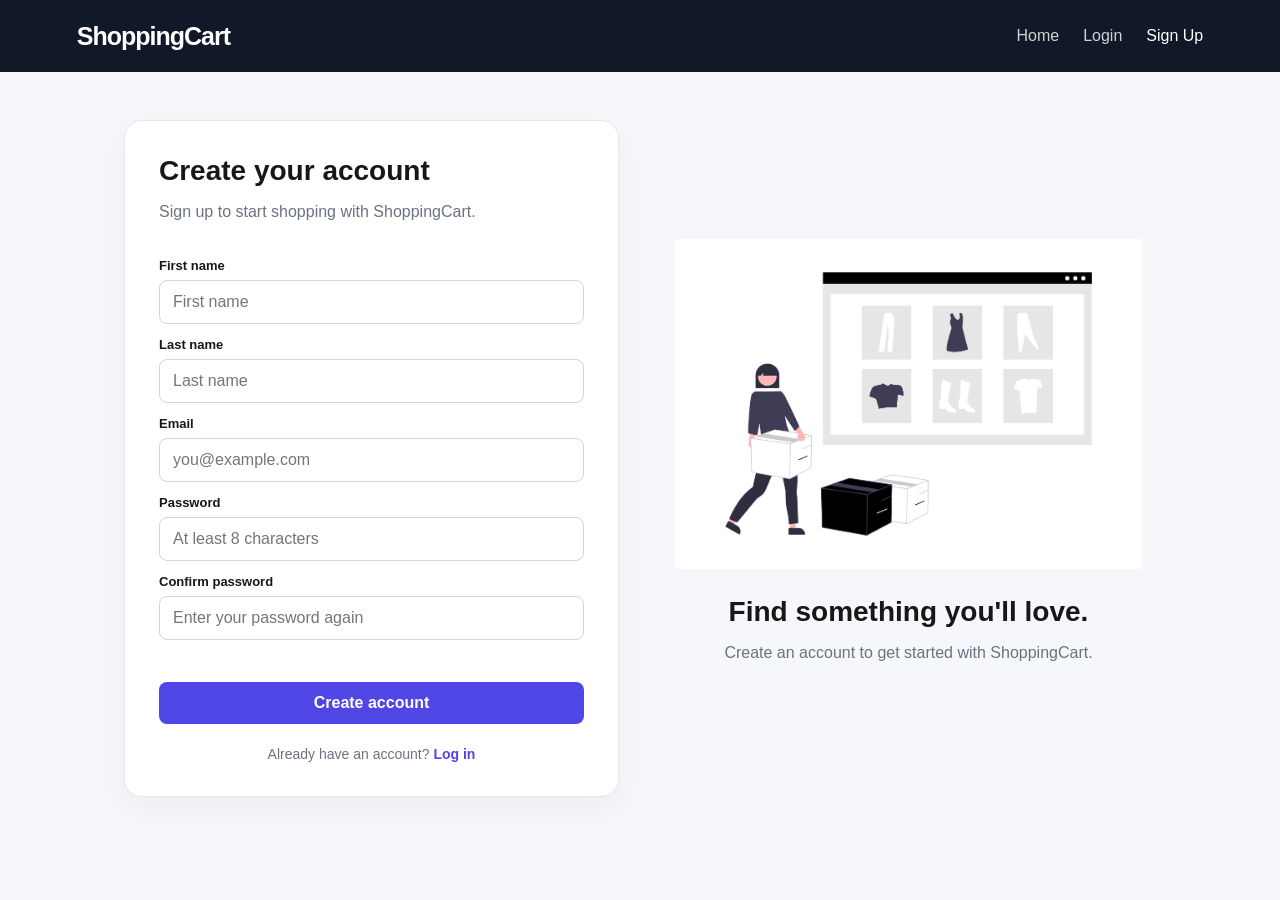
<file: index.html>
<!DOCTYPE html>
<html lang="en">
<head>
    <meta charset="UTF-8">
    <meta name="viewport" content="width=device-width, initial-scale=1.0">
    <title>ShoppingCart | Create account</title>
    <link rel="stylesheet" href="style.css">
</head>
<body>
    <header class="topbar">
        <a class="brand" href="index.html">ShoppingCart</a>
        <nav aria-label="Main navigation">
            <a href="index.html">Home</a>
            <a href="Shop/index.html" data-auth-only hidden>Shop</a>
            <a href="cart/index.html" data-auth-only hidden>My Cart</a>
            <a href="profile/index.html" data-auth-only hidden>Profile</a>
            <a href="Shop/login.html" data-guest-only>Login</a>
            <a class="active" href="index.html" data-guest-only>Sign Up</a>
            <button class="button secondary small-btn" type="button" data-auth-only data-logout data-home="index.html" hidden>Logout</button>
        </nav>
    </header>

    <main class="auth-layout">
        <section class="auth-card">
            <h1>Create your account</h1>
            <p class="muted">Sign up to start shopping with ShoppingCart.</p>

            <form id="signup-form" onsubmit="return false;">
                <label for="fname">First name</label>
                <input type="text" id="fname" name="fname" autocomplete="given-name" placeholder="First name" required>

                <label for="lname">Last name</label>
                <input type="text" id="lname" name="lname" autocomplete="family-name" placeholder="Last name" required>

                <label for="email">Email</label>
                <input type="email" id="email" name="email" autocomplete="email" placeholder="you@example.com" required>

                <label for="password">Password</label>
                <input type="password" id="password" name="password" autocomplete="new-password" minlength="8" placeholder="At least 8 characters" required>

                <label for="confirmPassword">Confirm password</label>
                <input type="password" id="confirmPassword" name="confirmPassword" autocomplete="new-password" minlength="8" placeholder="Enter your password again" required>

                <p id="error" class="form-message" aria-live="polite"></p>
                <button class="button primary full" type="button" id="signup">Create account</button>
            </form>

            <p class="form-foot">Already have an account? <a href="Shop/login.html">Log in</a></p>
        </section>

        <aside class="auth-art">
            <img src="images/landingPagePic.png" alt="Shopping bags and a storefront">
            <h2>Find something you'll love.</h2>
            <p>Create an account to get started with ShoppingCart.</p>
        </aside>
    </main>

    <script src="auth.js" defer></script>
    <script src="script.js" defer></script>
</body>
</html>
</file>
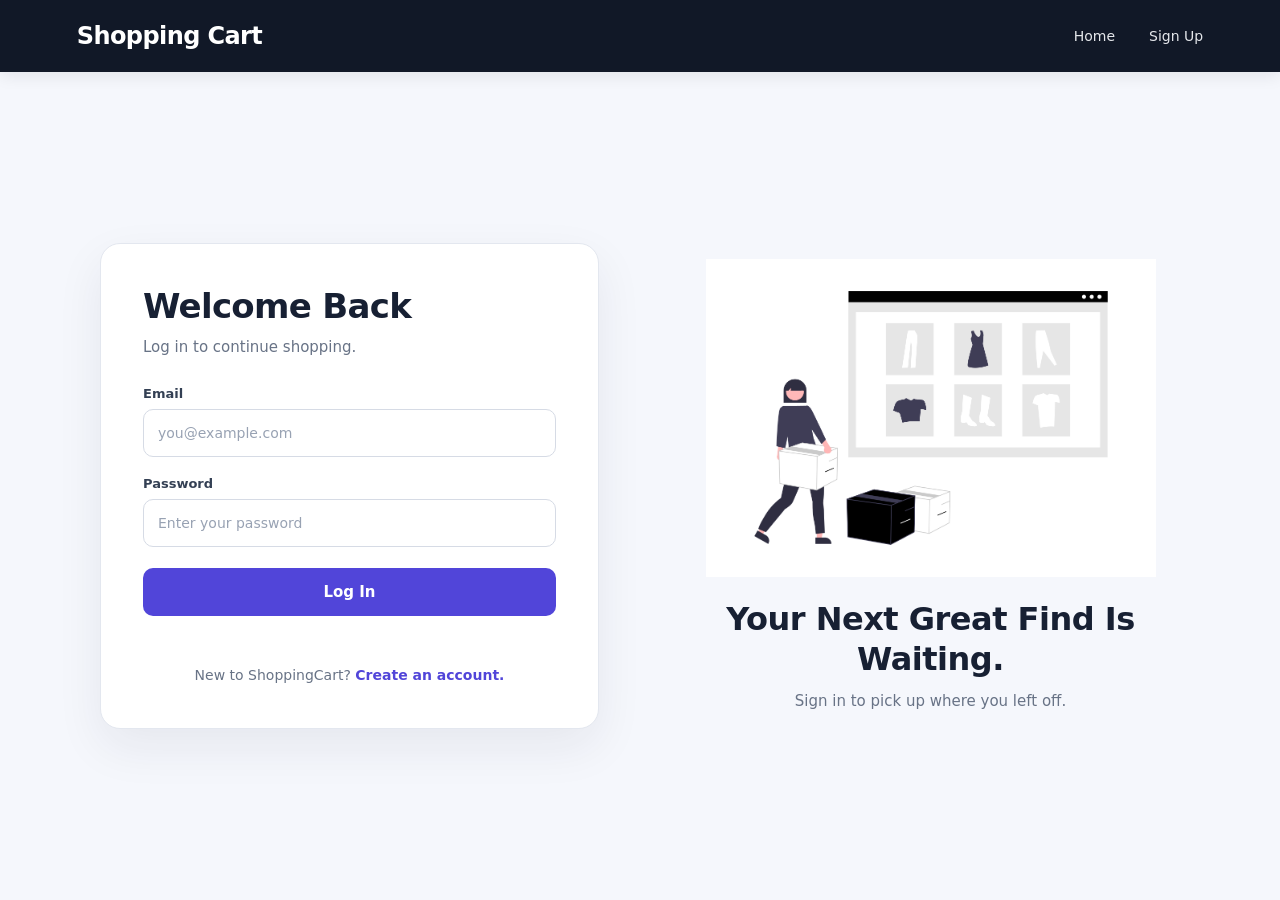
<file: cart/index.html>
<!DOCTYPE html>
<html lang="en"><head><meta charset="UTF-8">
    <meta name="viewport" content="width=device-width,initial-scale=1">
    <title>ShoppingCart | My Cart</title><link rel="stylesheet" href="../style.css">
    <link rel="stylesheet" href="../Shop/style.css">
    <link rel="stylesheet" href="style.css">
    <link href="https://fonts.googleapis.com/css2?family=Inter:wght@400;500;600;700&display=swap" rel="stylesheet">
    <script defer src="../auth.js"></script>
    <script defer src="script.js"></script></head>
    <body>
        <header class="topbar"><a class="brand" href="../index.html">ShoppingCart</a>
            <nav id="site-nav"><a href="../index.html">Home</a>
                <a href="../Shop/index.html" data-auth-only hidden>Shop</a>
                <a class="active" href="index.html" data-auth-only hidden>My Cart</a>
                <a href="../profile/index.html" data-auth-only hidden>Profile</a>
                <button id="logout-btn" data-logout data-home="../index.html" class="button secondary small-btn" data-auth-only hidden>Logout</button></nav>
            </header><main class="cart-page"><div class="page-title"><div><h1>My Cart</h1>
                <p class="muted">Review your items before checkout.</p></div>
                <a class="button secondary" href="../Shop/index.html">Continue shopping</a></div>
                <div class="cart-layout"><section id="cart-items" class="cart-items"></section>
                    <aside class="order-summary"><h2>Order summary</h2><div class="summary-row"><span>Items</span>
                        <span id="item-count">0</span></div>
                        <div class="summary-row"><span>Subtotal</span>
                            <span id="subtotal">$0.00</span></div>
                            <div class="summary-row"><span>Shipping</span>
                                <span id="shipping">Free</span></div><hr><div class="summary-row total"><span>Total</span>
                                    <span id="total">$0.00</span></div><button id="checkout-btn" class="button primary full">Proceed to checkout</button>
                                    <p id="cart-message" class="form-message" aria-live="polite"></p>
                                </aside>
                            </div>
                        </main>
                    </body>
                    </html>
</file>
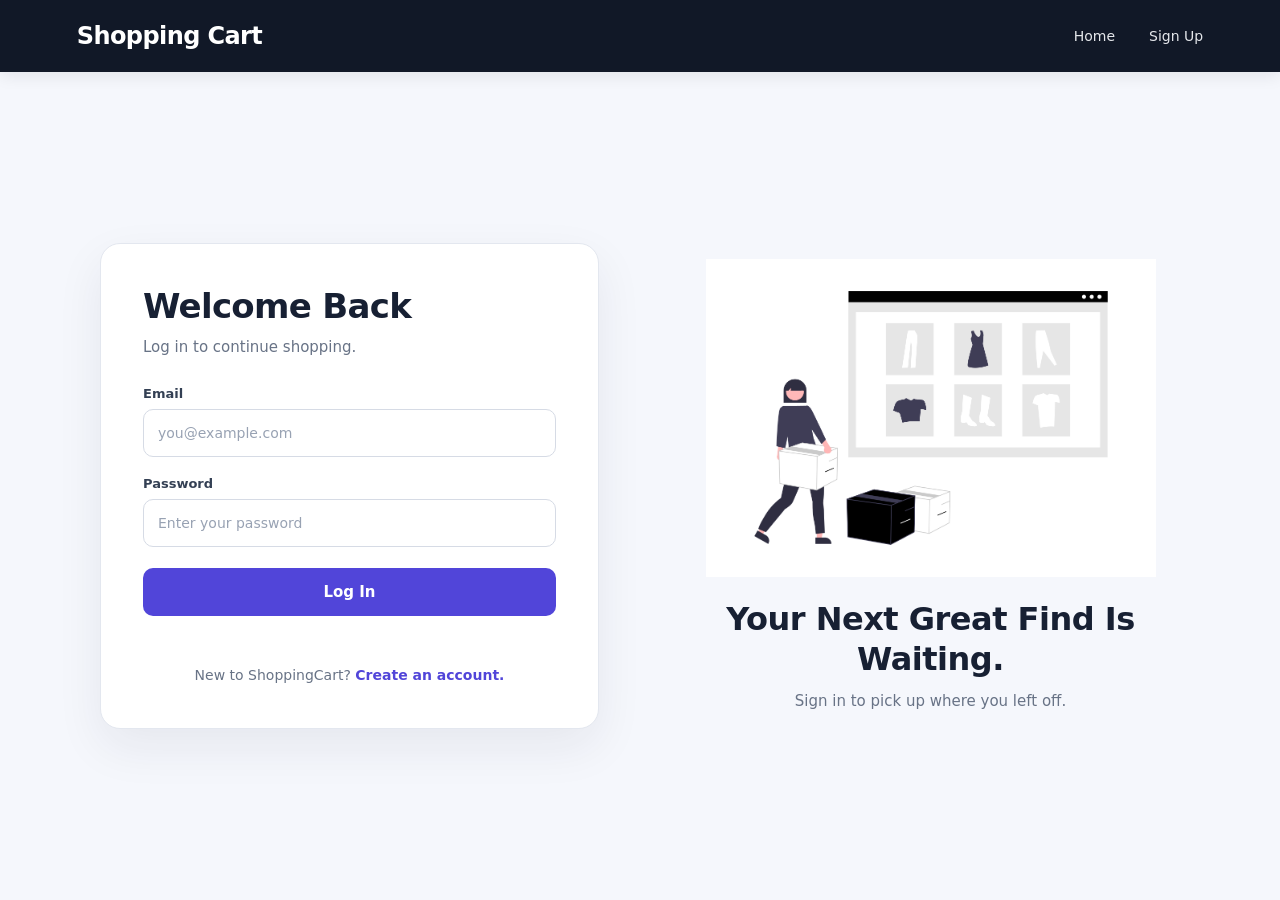
<file: profile/index.html>
<!DOCTYPE html>
<html lang="en"><head>
    <meta charset="UTF-8">
    <meta name="viewport" content="width=device-width,initial-scale=1">
    <title>ShoppingCart | Profile</title>
    <link rel="stylesheet" href="../style.css">
    <link rel="stylesheet" href="../Shop/style.css">
    <link rel="stylesheet" href="style.css">
    <link href="https://fonts.googleapis.com/css2?family=Inter:wght@400;500;600;700&display=swap" rel="stylesheet">
    <script defer src="../auth.js"></script>
    <script defer src="script.js"></script>
</head>
<body>
    <header class="topbar"><a class="brand" href="../index.html">ShoppingCart</a>
        <nav id="site-nav">
            <a href="../index.html">Home</a>
            <a href="../Shop/index.html" data-auth-only hidden>Shop</a>
            <a href="../cart/index.html" data-auth-only hidden>My Cart</a>
            <a class="active" href="index.html" data-auth-only hidden>Profile</a>
            <button id="logout-btn" data-logout data-home="../index.html" class="button secondary small-btn" data-auth-only hidden>Logout</button>
        </nav>
    </header>
    <main class="profile-page">
        <section class="profile-card">
            <div class="profile-heading">
                <div class="avatar" id="avatar">U</div>
                <div><h1>My Profile</h1>
                    <p class="muted">Manage your account information.</p>
                </div>
            </div>
            <form id="profile-form">
                <div class="profile-fields"><div>
                    <label for="firstName">First name</label>
                    <input class="field" id="firstName" required>
                </div>
                <div>
                    <label for="lastName">Last name</label>
                    <input class="field" id="lastName" required>
                </div>
                <div class="wide">
                    <label for="email">Email address</label>
                    <input class="field" id="email" type="email" disabled></div>
                    <div class="wide">
                        <label for="phone">Phone (optional)</label>
                        <input class="field" id="phone" type="tel" placeholder="Add phone number"></div>
                        <div class="wide">
                            <label for="address">Address (optional)</label>
                            <textarea class="field" id="address" rows="3" placeholder="Add your delivery address"></textarea>
                        </div>
                    </div>
                    <p id="profile-message" class="form-message" aria-live="polite"></p>
                    <div class="profile-actions">
                        <button class="button primary" type="submit">Save changes</button>
                        <button class="button danger" id="delete-account" type="button">Delete account</button>
                    </div>
                </form>
            </section>
        </main>
    </body>
    </html>
</file>
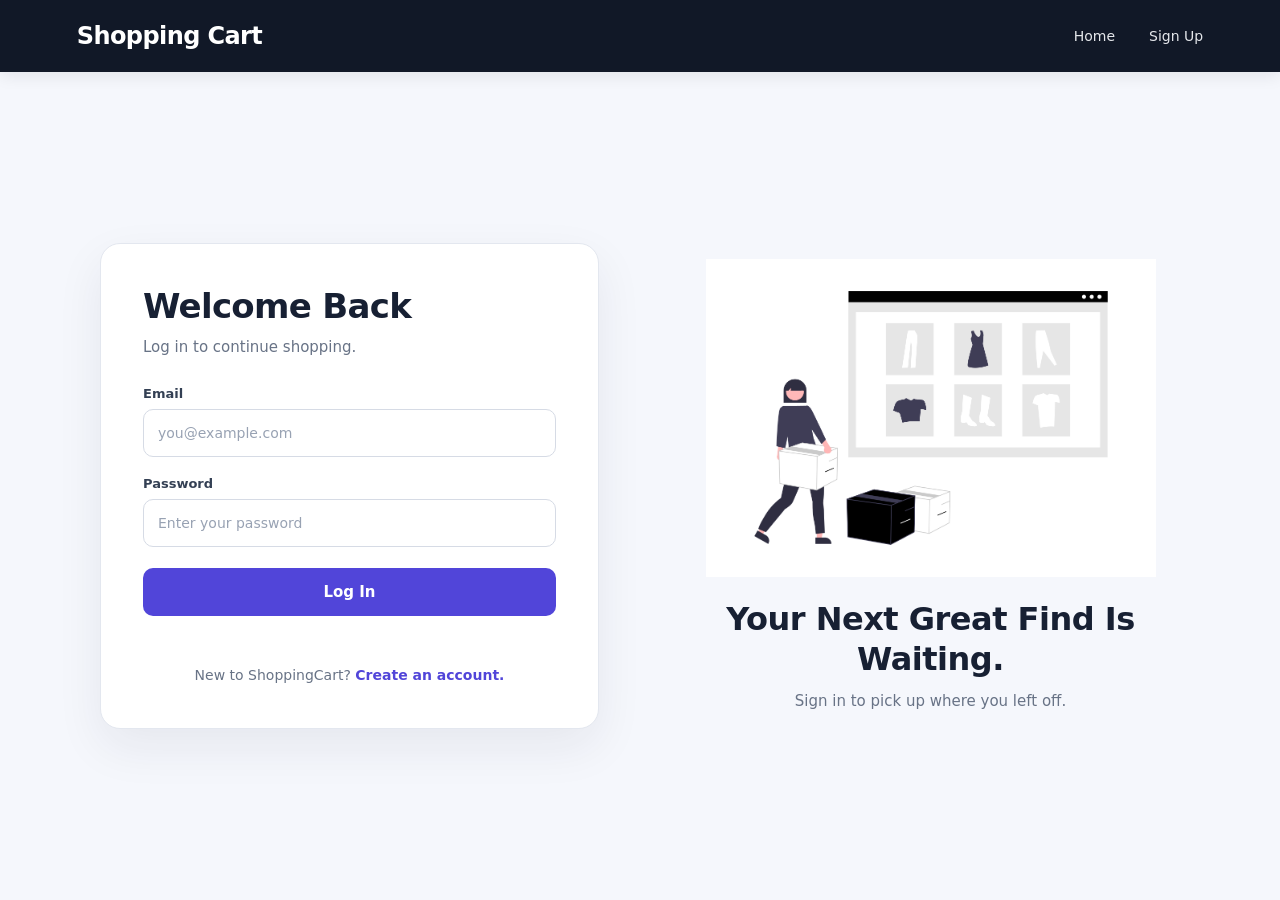
<file: razorpay/index.html>
<!DOCTYPE html>
<html lang="en">
<head>
    <meta charset="UTF-8">
    <meta name="viewport" content="width=device-width, initial-scale=1.0">
    <title>ShoppingCart | Checkout</title>
    <link rel="stylesheet" href="../style.css">
    <link rel="stylesheet" href="../Shop/style.css">
    <link rel="stylesheet" href="style.css">
    <script defer src="../auth.js"></script>
    <script defer src="script.js"></script>
</head>
<body>
    <header class="topbar">
        <a class="brand" href="../index.html">ShoppingCart</a>
        <nav aria-label="Main navigation">
            <a href="../index.html">Home</a>
            <a href="../Shop/index.html" data-auth-only hidden>Shop</a>
            <a href="../cart/index.html" data-auth-only hidden>My Cart</a>
            <a href="../profile/index.html" data-auth-only hidden>Profile</a>
            <button class="button secondary small-btn" type="button" data-auth-only data-logout data-home="../index.html" hidden>Logout</button>
        </nav>
    </header>

    <main class="checkout-page">
        <section class="checkout-card">
            <div class="checkout-icon" aria-hidden="true">✓</div>
            <h1>Checkout</h1>
            <p class="muted">Review your total before continuing to payment.</p>
            <div class="checkout-total"><span>Order total</span><strong id="checkout-total">$0.00</strong></div>
            <button class="button primary full" type="button" id="rzp-button1">Pay with Razorpay</button>
            <p id="checkout-message" class="form-message" aria-live="polite"></p>
            <a class="back-link" href="../cart/index.html">Return to cart</a>
        </section>
    </main>

    <script src="https://checkout.razorpay.com/v1/checkout.js"></script>
</body>
</html>
</file>
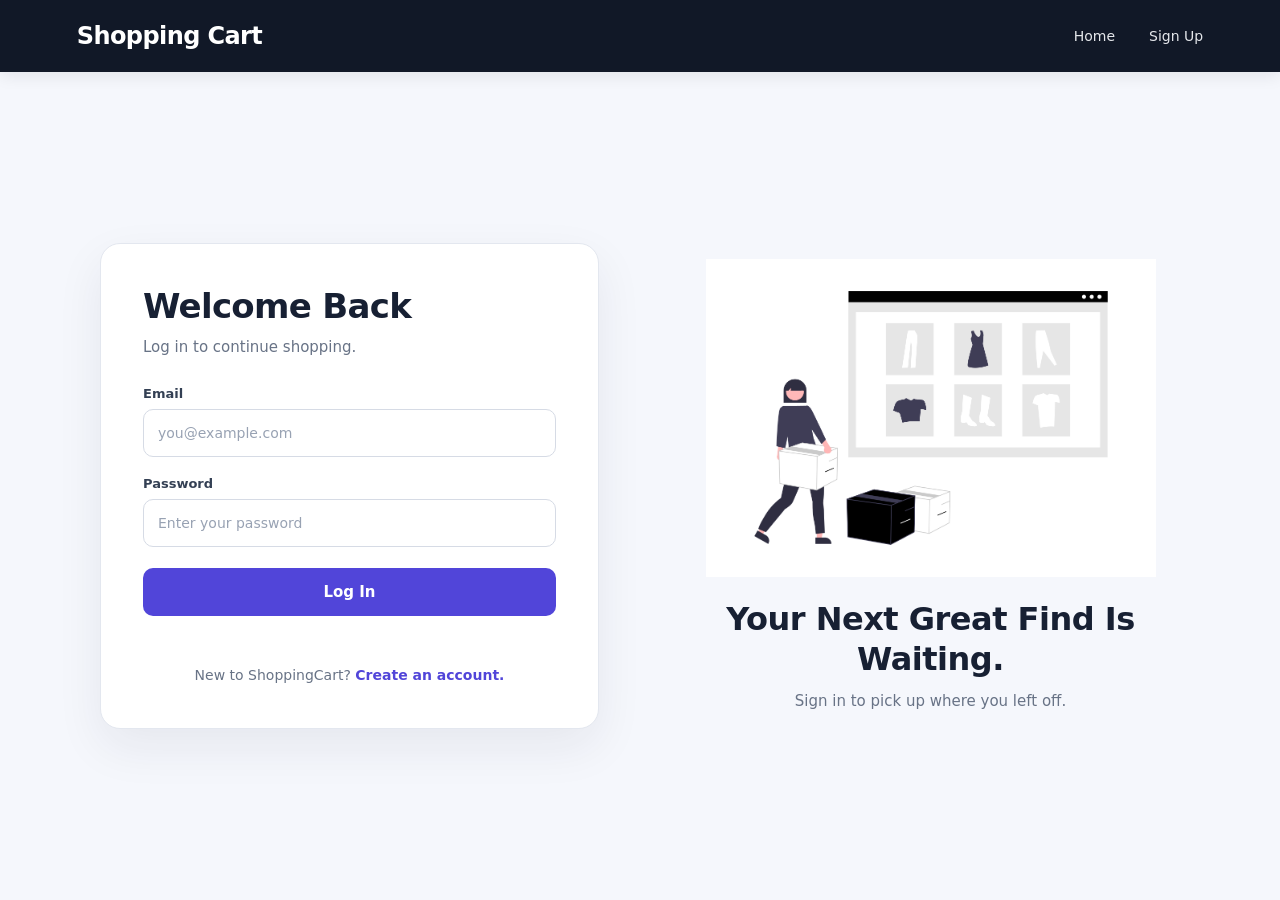
<file: Shop/index.html>
<!DOCTYPE html>
<html lang="en">
<head>
    <meta charset="UTF-8">
    <meta name="viewport" content="width=device-width, initial-scale=1.0">
    <title>ShoppingCart | Shop</title>
    <link rel="stylesheet" href="style.css">
</head>
<body class="shop-page">
    <header class="shop-nav">
        <a class="brand" href="../index.html">ShoppingCart</a>
        <nav class="nav-items" aria-label="Main navigation">
            <a href="../index.html">Home</a>
            <a href="index.html" data-auth-only hidden>Shop</a>
            <a href="../cart/index.html" data-auth-only hidden>My Cart</a>
            <a href="../profile/index.html" data-auth-only hidden>Profile</a>
            <button class="button secondary small-btn" type="button" data-auth-only data-logout data-home="../index.html" hidden>Logout</button>
        </nav>
    </header>

    <main class="shop-layout">
        <aside class="filters" aria-label="Product filters">
            <div class="filter-heading"><h2>Filters</h2></div>
            <section class="filter-group">
                <h3>Price range</h3>
                <div class="price-inputs">
                    <label for="min-price">Min ($)</label>
                    <input id="min-price" type="number" min="0" step="1" placeholder="0">
                    <label for="max-price">Max ($)</label>
                    <input id="max-price" type="number" min="0" step="1" placeholder="No limit">
                </div>
            </section>
            <section class="filter-group">
                <h3>Minimum rating</h3>
                <label class="rating-control" for="min-rating"><span id="rating-value">0</span> stars and up</label>
                <input id="min-rating" type="range" min="0" max="5" step="0.5" value="0">
            </section>
            <button class="button primary full" id="applyFilters" type="button">Apply Filters</button>
        </aside>

        <section class="shop-content" aria-label="Products">
            <div class="catalog-heading">
                <div><h1>Shop</h1><p>Find something you'll love.</p></div>
                <label class="sort-control" for="sort-products">Sort by
                    <select id="sort-products">
                        <option value="featured">Featured</option>
                        <option value="price-asc">Price: low to high</option>
                        <option value="price-desc">Price: high to low</option>
                        <option value="rating-desc">Top rated</option>
                        <option value="title-asc">Name: A to Z</option>
                    </select>
                </label>
            </div>

            <div class="catalog-tools">
                <input class="field search-wrap" id="search-products" type="search" placeholder="Search products" aria-label="Search products">
                <div class="category-filters" role="group" aria-label="Product categories">
                    <button class="filter active" type="button" data-category="all" aria-pressed="true">All</button>
                    <button class="filter" type="button" data-category="men's clothing" aria-pressed="false">Mens</button>
                    <button class="filter" type="button" data-category="women's clothing" aria-pressed="false">Womens</button>
                    <button class="filter" type="button" data-category="jewelery" aria-pressed="false">Jewellery</button>
                    <button class="filter" type="button" data-category="electronics" aria-pressed="false">Electronics</button>
                </div>
            </div>

            <p id="shop-message" class="shop-message" aria-live="polite"></p>
            <div id="product-grid" class="product-grid"></div>
        </section>
    </main>

    <script src="../auth.js" defer></script>
    <script src="script.js" defer></script>
</body>
</html>
</file>
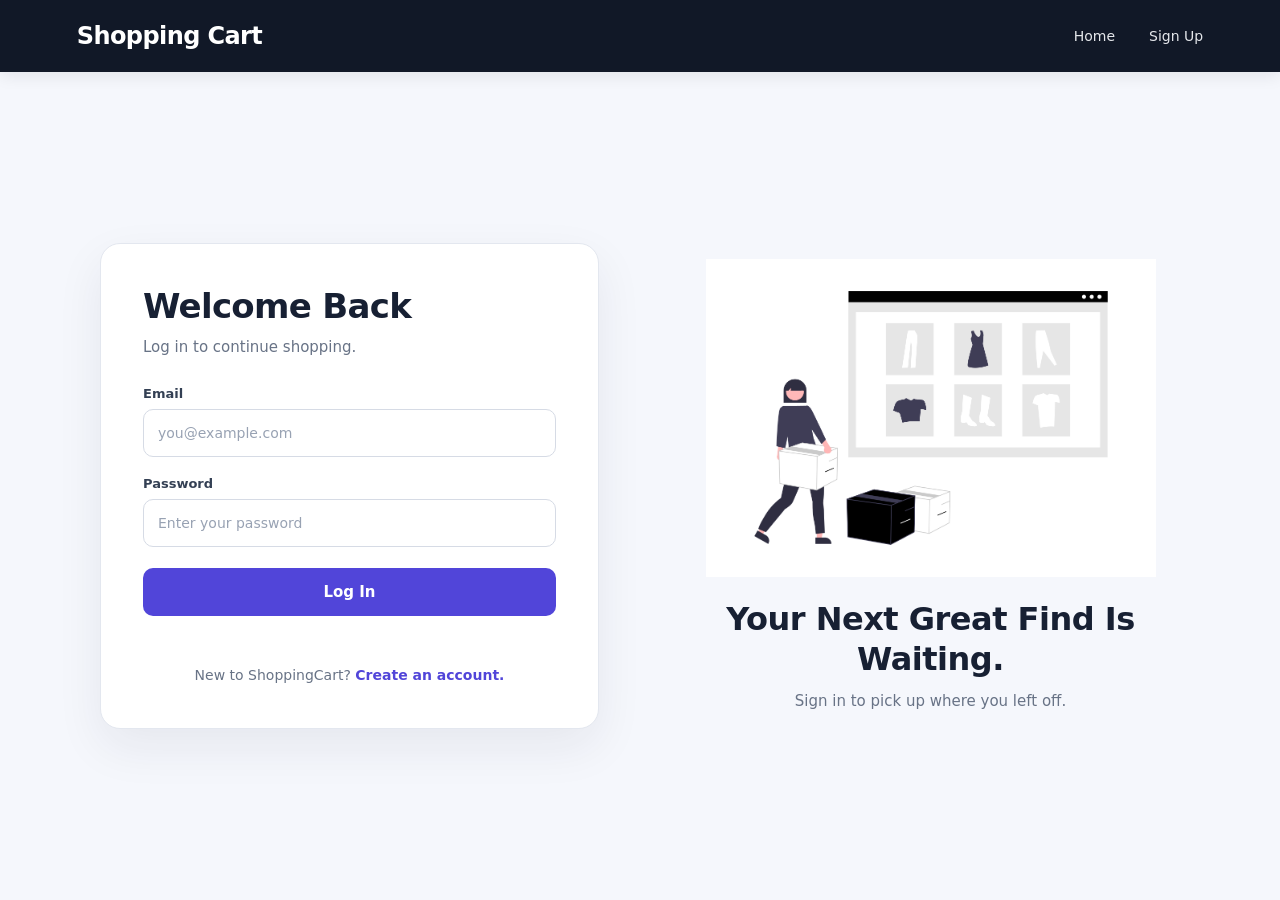
<file: Shop/login.html>
<!DOCTYPE html>
<html lang="en">
<head>
    <meta charset="UTF-8">
    <meta name="viewport" content="width=device-width, initial-scale=1.0">
    <title>ShoppingCart | Log in</title>
    <link rel="stylesheet" href="style.css">
</head>
<body class="login-page">
    <header class="login-nav">
        <a class="login-brand" href="../index.html">Shopping Cart</a>
        <nav aria-label="Main navigation">
            <a href="../index.html">Home</a>
            <a href="../index.html" data-guest-only>Sign Up</a>
            <a href="index.html" data-auth-only hidden>Shop</a>
            <a href="../cart/index.html" data-auth-only hidden>My Cart</a>
            <a href="../profile/index.html" data-auth-only hidden>Profile</a>
            <button class="login-nav-logout" type="button" data-auth-only data-logout data-home="../index.html" hidden>Logout</button>
        </nav>
    </header>

    <main class="login-layout">
        <section class="login-card" aria-labelledby="login-heading">
            <h1 id="login-heading">Welcome Back</h1>
            <p class="login-subtitle">Log in to continue shopping.</p>

            <form id="login-form">
                <label for="email">Email</label>
                <input type="email" id="email" name="email" autocomplete="email" placeholder="you@example.com" required>

                <label for="password">Password</label>
                <input type="password" id="password" name="password" autocomplete="current-password" placeholder="Enter your password" required>

                <button class="login-button" type="submit" id="login">Log In</button>
                <p class="form-message" id="login-message" aria-live="polite"></p>
            </form>

            <p class="login-signup" data-guest-only>New to ShoppingCart? <a href="../index.html">Create an account.</a></p>
        </section>

        <aside class="login-illustration">
            <img src="../images/landingPagePic.png" alt="Shopping bags and a storefront">
            <h2>Your Next Great Find Is Waiting.</h2>
            <p>Sign in to pick up where you left off.</p>
        </aside>
    </main>

    <script src="../auth.js" defer></script>
    <script src="login.js" defer></script>
</body>
</html>
</file>
<file: style.css>
*{box-sizing:border-box} 
:root{font-family:Inter,Arial,sans-serif;color:#171717;background:#f6f7fb;font-synthesis:none}
body{margin:0}a{color:inherit;text-decoration:none}
button,input,select{font:inherit}
.topbar{height:72px;padding:0 6%;display:flex;align-items:center;justify-content:space-between;background:#111827;color:white}
.brand{font-size:25px;font-weight:700;letter-spacing:-1px}
.topbar nav{display:flex;gap:24px;align-items:center}
.topbar nav a{opacity:.8}
.topbar nav a.active,.topbar nav a:hover{opacity:1}
.topbar nav [hidden]{display:none!important}
.small-btn{padding:8px 11px;font-size:12px}
.topbar nav .button{border:0;border-radius:8px;cursor:pointer}
.auth-layout{max-width:1080px;margin:48px auto;padding:0 24px;display:grid;grid-template-columns:1fr 1fr;gap:42px;align-items:center}
.auth-card{background:#fff;border:1px solid #e5e7eb;border-radius:18px;padding:34px;box-shadow:0 12px 35px #1118270b}
.auth-card h1{margin:0 0 8px;font-size:28px}.muted,.form-foot{color:#6b7280}
.auth-card form{display:flex;flex-direction:column;margin-top:24px}
.auth-card label{font-size:13px;font-weight:600;margin:13px 0 7px}
.auth-card input,.field{border:1px solid #d1d5db;border-radius:8px;padding:12px 13px;width:100%;background:#fff}
.auth-card input:focus,.field:focus{outline:2px solid #c7d2fe;border-color:#6366f1}
.button{border:0;border-radius:8px;padding:12px 16px;font-weight:600;cursor:pointer;transition:transform .15s,opacity .15s}
.button:hover{transform:translateY(-1px)}
.primary{background:#4f46e5;color:#fff}
.secondary{background:#e5e7eb;color:#111827}
.danger{background:#fee2e2;color:#991b1b}
.full{width:100%;margin-top:12px}
.form-message{min-height:18px;font-size:13px;margin:12px 0 0}
.error{color:#b91c1c}
.success{color:#047857}
.form-foot{font-size:14px;text-align:center;margin:22px 0 0}
.form-foot a{color:#4f46e5;font-weight:600}
.auth-art{text-align:center}
.auth-art img{max-width:100%;max-height:330px;object-fit:contain}
.auth-art h2{font-size:28px;margin-bottom:8px}
.auth-art p{color:#6b7280}@media(max-width:760px){
    .auth-layout{grid-template-columns:1fr;margin:24px auto}
    .auth-art{display:none}
    .topbar{padding:0 20px}
}
</file>
<file: Shop/style.css>
body{background:#f7f8fc}
.search-wrap{width:min(36vw,440px)}
.search-wrap input{background:#fff}
.topbar nav{gap:18px}
.small-btn{padding:8px 11px;font-size:12px}
.shop-layout{display:grid;grid-template-columns:240px minmax(0,1fr);gap:30px;max-width:1400px;margin:30px auto;padding:0 28px}
.filters{align-self:start;background:white;border:1px solid #e5e7eb;border-radius:14px;padding:20px;position:sticky;top:20px}
.filter-heading{display:flex;align-items:center;justify-content:space-between}
.filter-heading h2{font-size:18px;margin:0}
.text-button{border:0;background:none;color:#4f46e5;cursor:pointer;font-size:12px}
.filter-group{border-top:1px solid #e5e7eb;margin-top:18px;padding-top:16px}
.filter-group h3{font-size:13px;margin:0 0 12px}
.filter-group label{display:flex;gap:9px;align-items:center;font-size:13px;color:#4b5563;margin:12px 0}
.filter-group input[type=range]{width:100%;accent-color:#4f46e5}
.filter-group select{padding:10px;font-size:13px}
.catalog-heading{display:flex;justify-content:space-between;align-items:center}
.catalog-heading h1{font-size:28px;margin:0 0 7px}
.catalog-heading p{margin:0;font-size:13px}
.product-grid{display:grid;grid-template-columns:repeat(3,minmax(0,1fr));gap:18px;margin-top:20px}
.product-card{background:#fff;border:1px solid #e5e7eb;border-radius:13px;overflow:hidden;transition:transform .18s,box-shadow .18s;min-width:0}
.product-card:hover{transform:translateY(-4px);box-shadow:0 12px 28px #11182712}
.product-image-wrap{height:190px;padding:18px;display:flex;align-items:center;justify-content:center;background:white}
.product-image-wrap img{max-width:100%;max-height:100%;object-fit:contain}
.product-info{padding:16px}
.category-label{text-transform:capitalize;color:#6b7280;font-size:11px;margin:0 0 8px}
.product-info h3{font-size:14px;line-height:1.45;height:40px;overflow:hidden;margin:0 0 10px}
.rating{font-size:12px;color:#b45309;margin:0 0 15px}
.rating span{color:#9ca3af}
.product-bottom{display:flex;align-items:center;justify-content:space-between;gap:8px}
.product-bottom strong{font-size:16px}
.add-button{font-size:11px;padding:9px 10px;white-space:nowrap}
.empty-state{grid-column:1/-1;background:white;padding:40px;text-align:center;border-radius:12px;color:#6b7280}
.form-message{color:#b91c1c}@media(max-width:1050px){
    .product-grid{grid-template-columns:repeat(2,minmax(0,1fr))}
    .shop-layout{gap:18px;padding:0 18px}}
    
    @media(max-width:700px){
        
        .topbar{height:auto;min-height:70px;flex-wrap:wrap;padding:15px 18px;gap:14px}
        .search-wrap{order:3;width:100%;max-width:none}
        .topbar nav{gap:12px;font-size:12px}
        .shop-layout{grid-template-columns:1fr;margin-top:18px}
        .filters{position:static}
        .product-grid{grid-template-columns:repeat(2,minmax(0,1fr));gap:10px}
        .product-image-wrap{height:145px}
        .product-info{padding:11px}
        .product-info h3{font-size:12px}
        .product-bottom{align-items:flex-start;flex-direction:column}
        .add-button{width:100%}
        .catalog-heading h1{font-size:23px}}

/* Styles for the current Shop/index.html markup. */
*{box-sizing:border-box}
body{margin:0;color:#172033;font-family:Inter,Arial,sans-serif;background:#f4f6fb}
a{color:inherit;text-decoration:none}
button,input{font:inherit}
nav{min-height:72px;padding:0 clamp(18px,6vw,88px);display:flex;align-items:center;justify-content:space-between;gap:24px;background:#111827;color:#fff;box-shadow:0 3px 14px #11182720}
.brand{font-size:25px;font-weight:750;letter-spacing:-.7px}
.nav-items{display:flex;align-items:center;gap:clamp(14px,2.5vw,30px);font-size:14px}
.nav-items a{color:#e5e7eb;transition:color .15s}
.nav-items a:hover{color:#fff}
main{display:grid;grid-template-columns:245px minmax(0,1fr);gap:28px;max-width:1440px;margin:30px auto;padding:0 28px;align-items:start}
aside{padding:20px;background:#fff;border:1px solid #e3e7ef;border-radius:14px;box-shadow:0 5px 20px #1720330a}
aside section+section{border-top:1px solid #e8ebf1;margin-top:18px;padding-top:16px}
aside section>title,main-content section>title{display:block;color:#172033;font-size:15px;font-weight:700;margin-bottom:12px}
aside ul{list-style:none;padding:0;margin:0}
aside li{display:flex;align-items:center;gap:9px;margin:10px 0;color:#4b5563;font-size:13px}
aside input[type=checkbox]{accent-color:#4f46e5}
aside input[type=range]{width:100%;accent-color:#4f46e5}
main-content{display:block;min-width:0}
main-content>input[type=text]{width:min(100%,440px);height:44px;padding:0 14px;border:1px solid #d7dce6;border-radius:10px;background:#fff;box-shadow:0 2px 8px #17203308;outline:none}
main-content>input[type=text]:focus{border-color:#6366f1;box-shadow:0 0 0 3px #6366f122}
.filters{display:flex;flex-wrap:wrap;gap:9px;margin:18px 0 25px}
.filter{padding:9px 15px;border:1px solid #e0e4ec;border-radius:999px;background:#fff;color:#4b5563;font-size:13px;cursor:pointer}
.filter.active,.filter:hover{border-color:#4f46e5;background:#4f46e5;color:white}
main-content section{margin:0 0 30px}
main-content section>title{font-size:21px;margin-bottom:14px}
.items{display:grid;grid-template-columns:repeat(auto-fill,minmax(205px,1fr));gap:16px}
.item{min-width:0;overflow:hidden;display:flex;flex-direction:column;background:#fff;border:1px solid #e3e7ef;border-radius:13px;box-shadow:0 4px 14px #1720330a;transition:transform .18s,box-shadow .18s}
.item:hover{transform:translateY(-3px);box-shadow:0 12px 25px #17203316}
.item>img{display:block;width:100%;height:185px;object-fit:contain;padding:18px;background:#fff}
.info{padding:14px 15px;color:#4b5563;font-size:12px}
.row{display:flex;align-items:center;justify-content:space-between;gap:10px}
.price{font-size:17px;font-weight:700;color:#111827}
.sized{color:#6b7280}
.colors{margin-top:13px}
.colors .row{justify-content:flex-start;margin-top:7px}
.circle{width:17px;height:17px;border-radius:50%;border:1px solid #d1d5db}
.info>.row:last-child{margin-top:12px;color:#b45309}
.item>button{margin:0 15px 15px;padding:11px 14px;border:0;border-radius:8px;background:#4f46e5;color:white;font-size:13px;font-weight:650;cursor:pointer;transition:background .15s}
.item>button:hover{background:#4338ca}
@media(max-width:820px){main{grid-template-columns:210px minmax(0,1fr);gap:18px;padding:0 18px}.items{grid-template-columns:repeat(auto-fill,minmax(175px,1fr))}}
@media(max-width:620px){nav{flex-wrap:wrap;padding:15px 18px}.nav-items{width:100%;justify-content:space-between;gap:10px;font-size:12px}main{grid-template-columns:1fr;margin:18px auto}.items{grid-template-columns:repeat(2,minmax(0,1fr));gap:10px}.item>img{height:145px;padding:12px}.info{padding:11px}.item>button{margin:0 11px 11px}}

/* Login page styles are scoped so the storefront keeps its existing layout. */
.login-page,.login-page *,.login-page *::before,.login-page *::after{box-sizing:border-box}
.login-page{min-height:100vh;margin:0;overflow-x:hidden;background:#f5f7fc;color:#172033;font-family:Inter,system-ui,-apple-system,BlinkMacSystemFont,"Segoe UI",Arial,sans-serif}
.login-page a{color:inherit;text-decoration:none}
.login-page .login-nav{width:100%;min-height:72px;padding:0 clamp(20px,6vw,88px);display:flex;align-items:center;justify-content:space-between;gap:24px;background:#111827;color:#fff;box-shadow:0 3px 16px #11182718}
.login-page .login-brand{font-size:24px;font-weight:750;letter-spacing:-.6px;white-space:nowrap}
.login-page .login-nav nav{min-height:0;padding:0;display:flex;align-items:center;justify-content:flex-end;gap:clamp(16px,3vw,34px);background:transparent;color:#fff;box-shadow:none}
.login-page .login-nav nav a{color:#e5e7eb;font-size:14px;transition:color .18s ease}
.login-page .login-nav nav a:hover,.login-page .login-nav nav a:focus-visible{color:#fff}
.login-page .login-nav-logout{padding:8px 12px;border:0;border-radius:8px;background:#e5e7eb;color:#111827;font:inherit;font-size:13px;font-weight:600;cursor:pointer}
.login-page main.login-layout{width:min(100% - 48px,1080px);max-width:none;min-height:calc(100vh - 72px);margin:0 auto;padding:56px 0;display:grid;grid-template-columns:minmax(0,1fr) minmax(0,1fr);align-items:center;gap:clamp(36px,7vw,82px)}
.login-page .login-card{min-width:0;padding:clamp(26px,4vw,42px);border:1px solid #e3e7ef;border-radius:20px;background:#fff;box-shadow:0 18px 48px #18233a12}
.login-page .login-card h1{margin:0 0 8px;color:#172033;font-size:clamp(27px,3vw,34px);line-height:1.2;font-weight:750;letter-spacing:-.7px}
.login-page .login-subtitle{margin:0;color:#687386;font-size:15px;line-height:1.6}
.login-page .login-card form{display:flex;flex-direction:column;margin-top:27px}
.login-page .login-card label{margin:0 0 8px;color:#344054;font-size:13px;font-weight:650}
.login-page .login-card input{width:100%;min-height:48px;margin:0 0 19px;padding:12px 14px;border:1px solid #d6dbe5;border-radius:10px;outline:none;background:#fff;color:#172033;font:inherit;font-size:14px;transition:border-color .18s ease,box-shadow .18s ease}
.login-page .login-card input::placeholder{color:#98a2b3}
.login-page .login-card input:focus{border-color:#6257e8;box-shadow:0 0 0 4px #6257e81c}
.login-page .login-button{width:100%;min-height:48px;margin-top:2px;border:0;border-radius:10px;background:#5145d9;color:#fff;font:inherit;font-size:15px;font-weight:700;cursor:pointer;transition:background .18s ease,transform .18s ease,box-shadow .18s ease}
.login-page .login-button:hover{transform:translateY(-1px);background:#4338ca;box-shadow:0 8px 18px #5145d933}
.login-page .login-button:focus-visible{outline:3px solid #a5b4fc;outline-offset:3px}
.login-page .form-message{min-height:18px;margin:10px 0 0;color:#64748b;font-size:13px;line-height:1.45}
.login-page .form-message.error{color:#b42318}
.login-page .login-signup{margin:20px 0 0;text-align:center;color:#687386;font-size:14px;line-height:1.6}
.login-page .login-signup a{color:#5145d9;font-weight:650}
.login-page .login-signup a:hover{text-decoration:underline}
.login-page .login-illustration{min-width:0;padding:16px;background:transparent;border:0;border-radius:0;box-shadow:none;text-align:center}
.login-page .login-illustration img{display:block;width:100%;max-width:450px;height:auto;max-height:340px;margin:0 auto 22px;object-fit:contain}
.login-page .login-illustration h2{max-width:420px;margin:0 auto 10px;color:#172033;font-size:clamp(24px,3vw,32px);line-height:1.25;font-weight:750;letter-spacing:-.5px}
.login-page .login-illustration p{margin:0;color:#687386;font-size:15px;line-height:1.6}
@media(max-width:820px){.login-page main.login-layout{width:min(100% - 40px,680px);min-height:auto;padding:42px 0;grid-template-columns:minmax(0,1.05fr) minmax(0,.95fr);gap:24px}.login-page .login-card{padding:28px}.login-page .login-illustration{padding:0}.login-page .login-illustration img{max-height:280px}}
@media(max-width:640px){.login-page .login-nav{min-height:68px;flex-wrap:wrap;padding:14px 20px;gap:12px}.login-page .login-brand{font-size:21px}.login-page .login-nav nav{width:100%;justify-content:space-between;gap:12px}.login-page .login-nav nav a{font-size:13px}.login-page main.login-layout{width:min(100% - 32px,460px);padding:30px 0 38px;grid-template-columns:minmax(0,1fr);gap:30px}.login-page .login-card{padding:25px 22px}.login-page .login-illustration{grid-row:2}.login-page .login-illustration img{max-width:300px;max-height:230px;margin-bottom:16px}.login-page .login-illustration h2{font-size:25px}}

/* Shop category, search, sorting, and filter controls. */
.shop-page{min-height:100vh;margin:0;color:#172033;font-family:Inter,Arial,sans-serif;background:#f4f6fb}
.shop-page .shop-nav{height:auto;min-height:72px;padding:0 6%;display:flex;align-items:center;justify-content:space-between;background:#111827;color:#fff}
.shop-page .shop-nav nav{min-height:0;padding:0;display:flex;align-items:center;justify-content:flex-end;gap:22px;background:transparent;color:#fff;box-shadow:none}
.shop-page .shop-nav nav a{color:#e5e7eb;font-size:14px}
.shop-page .shop-nav nav a:hover{color:#fff}
.shop-page .shop-nav button{font-size:13px}
.shop-page [hidden]{display:none!important}
.shop-page .button{border:0;border-radius:8px;padding:12px 16px;font-weight:600;cursor:pointer;transition:transform .15s,opacity .15s}
.shop-page .button:hover{transform:translateY(-1px)}
.shop-page .primary{background:#4f46e5;color:#fff}
.shop-page .secondary{background:#e5e7eb;color:#111827}
.shop-page .full{width:100%;margin-top:12px}
.shop-page main.shop-layout{display:grid;grid-template-columns:240px minmax(0,1fr);gap:30px;max-width:1400px;margin:30px auto;padding:0 28px;align-items:start}
.shop-page .filters{display:block;align-self:start;position:sticky;top:20px;padding:20px;background:#fff;border:1px solid #e5e7eb;border-radius:14px;box-shadow:0 5px 20px #1720330a}
.shop-page .filter-heading{display:flex;align-items:center;justify-content:space-between}
.shop-page .filter-heading h2{margin:0;font-size:18px}
.shop-page .filter-group{border-top:1px solid #e5e7eb;margin-top:18px;padding-top:16px}
.shop-page .filter-group h3{margin:0 0 12px;font-size:13px}
.shop-page .price-inputs{display:grid;grid-template-columns:auto minmax(0,1fr);gap:9px;align-items:center}
.shop-page .price-inputs label,.shop-page .rating-control{font-size:12px;color:#4b5563}
.shop-page .price-inputs input{min-width:0;width:100%;padding:8px;border:1px solid #d1d5db;border-radius:7px;background:#fff}
.shop-page .rating-control{display:flex;gap:4px;margin:0 0 8px}
.shop-page .filter-group input[type=range]{width:100%;accent-color:#4f46e5}
.shop-page .shop-content{min-width:0}
.shop-page .catalog-heading{display:flex;align-items:center;justify-content:space-between;gap:18px}
.shop-page .catalog-heading h1{margin:0 0 7px;font-size:28px}
.shop-page .catalog-heading p{margin:0;color:#6b7280;font-size:13px}
.shop-page .sort-control{display:flex;align-items:center;gap:8px;color:#4b5563;font-size:12px;white-space:nowrap}
.shop-page .sort-control select{max-width:170px;padding:9px;border:1px solid #d1d5db;border-radius:8px;background:#fff;color:#172033}
.shop-page .catalog-tools{margin-top:20px}
.shop-page .search-wrap{display:block;width:min(100%,440px);margin-bottom:15px;background:#fff}
.shop-page .category-filters{display:flex;flex-wrap:wrap;gap:9px}
.shop-page .category-filters .filter{padding:9px 15px;border:1px solid #e0e4ec;border-radius:999px;background:#fff;color:#4b5563;font-size:13px;cursor:pointer}
.shop-page .category-filters .filter.active,.shop-page .category-filters .filter:hover{border-color:#4f46e5;background:#4f46e5;color:#fff}
.shop-page .shop-message{min-height:20px;margin:14px 0 10px;color:#6b7280;font-size:13px}
.shop-page .empty-state{grid-column:1/-1;padding:40px;text-align:center;background:#fff;border-radius:12px;color:#6b7280}
.shop-page .product-grid{grid-template-columns:repeat(auto-fill,minmax(205px,1fr))}
.shop-page .product-image-wrap img{max-width:100%;max-height:100%;object-fit:contain}
.shop-page .rating{color:#b45309}
.shop-page .add-button{padding:9px 10px;white-space:nowrap}
.shop-page [data-cart-add]{cursor:pointer}
@media(max-width:900px){.shop-page main.shop-layout{grid-template-columns:210px minmax(0,1fr);gap:18px;padding:0 18px}.shop-page .filters{position:static}.shop-page .product-grid{grid-template-columns:repeat(auto-fill,minmax(175px,1fr))}}
@media(max-width:640px){.shop-page .shop-nav{flex-wrap:wrap;padding:14px 18px;gap:12px}.shop-page .shop-nav nav{width:100%;justify-content:space-between;gap:10px;font-size:12px}.shop-page main.shop-layout{grid-template-columns:1fr;margin:18px auto}.shop-page .catalog-heading{align-items:flex-start;flex-direction:column}.shop-page .product-grid{grid-template-columns:repeat(2,minmax(0,1fr));gap:10px}}
</file>
<file: cart/style.css>
body{background:#f7f8fc}
.cart-page{max-width:1120px;margin:38px auto;padding:0 24px}
.cart-page{display:block;grid-template-columns:none}
.page-title{display:flex;align-items:center;justify-content:space-between;margin-bottom:24px}
.page-title h1{font-size:30px;margin:0 0 8px}.page-title p{margin:0}
.cart-layout{display:grid;grid-template-columns:minmax(0,1fr) 310px;gap:24px;align-items:start}
.cart-items,.order-summary{background:#fff;border:1px solid #e5e7eb;border-radius:14px}
.cart-item{display:flex;align-items:center;gap:18px;padding:20px;border-bottom:1px solid #e5e7eb}
.cart-item:last-child{border-bottom:0}
.cart-item>img{width:90px;height:95px;object-fit:contain}
.cart-item-details{flex:1;min-width:0}
.cart-item-details h3{font-size:14px;margin:6px 0 10px}
.cart-item-details>strong{font-size:14px}.line-total{white-space:nowrap}
.quantity-controls{display:flex;align-items:center;gap:10px;margin-top:12px}
.quantity-controls button{border:1px solid #d1d5db;border-radius:6px;background:#fff;cursor:pointer;padding:4px 9px}
.quantity-controls .remove-button{border:0;color:#b91c1c;margin-left:5px}
.order-summary{padding:22px}
.order-summary h2{font-size:18px;margin:0 0 22px}
.summary-row{display:flex;justify-content:space-between;gap:10px;margin:15px 0;font-size:14px;color:#4b5563}
.summary-row.total{font-size:17px;font-weight:700;color:#111827}
.order-summary hr{border:0;border-top:1px solid #e5e7eb}
.cart-empty{text-align:center;padding:55px 20px}
.cart-empty h2{margin-top:0}
.cart-empty p{margin-bottom:24px}
.button:disabled{opacity:.45;cursor:not-allowed;transform:none}
@media(max-width:800px){
    .cart-layout{grid-template-columns:1fr}
    .order-summary{order:-1}
    .page-title{align-items:flex-start;gap:12px;flex-wrap:wrap}}


    @media(max-width:480px){
        .cart-item{padding:13px;gap:10px;align-items:flex-start}
        .cart-item>img{width:60px;height:70px}
        .line-total{font-size:12px}
        .quantity-controls{gap:6px;flex-wrap:wrap}
        .cart-page{padding:0 12px}}
</file>
<file: profile/style.css>
body{background:#f7f8fc}
.profile-page{max-width:780px;margin:40px auto;padding:0 22px}
.profile-page{display:block;grid-template-columns:none}
.profile-card{background:#fff;border:1px solid #e5e7eb;border-radius:16px;padding:30px}
.profile-heading{display:flex;gap:16px;align-items:center;border-bottom:1px solid #e5e7eb;padding-bottom:24px;margin-bottom:24px}
.profile-heading h1{font-size:26px;margin:0 0 7px}
.profile-heading p{margin:0}
.avatar{width:58px;height:58px;border-radius:50%;background:#e0e7ff;color:#4338ca;display:grid;place-items:center;font-size:23px;font-weight:700}
.profile-fields{display:grid;grid-template-columns:1fr 1fr;gap:18px}
.profile-fields>div{min-width:0}
.profile-fields .wide{grid-column:1/-1}
.profile-fields label{display:block;font-size:13px;font-weight:600;margin-bottom:7px}
.profile-fields textarea{resize:vertical}
.profile-fields input:disabled{background:#f3f4f6;color:#6b7280}
.profile-actions{display:flex;gap:12px;margin-top:15px}

@media(max-width:550px){
    .profile-card{padding:20px}
    .profile-fields{grid-template-columns:1fr}
    .profile-fields .wide{grid-column:auto}
    .profile-actions{flex-direction:column}
    .profile-actions button{width:100%}}
</file>
<file: razorpay/style.css>
body{background:#f7f8fc}
.checkout-page{max-width:520px;margin:55px auto;padding:0 20px}
.checkout-page{display:block;grid-template-columns:none}
.checkout-card{text-align:center;background:#fff;border:1px solid #e5e7eb;border-radius:18px;padding:35px;box-shadow:0 12px 35px #1118270a}
.checkout-icon{width:54px;height:54px;border-radius:50%;display:grid;place-items:center;background:#dcfce7;color:#15803d;font-size:25px;margin:0 auto 18px}
.checkout-card h1{margin:0 0 8px}
.checkout-card>.muted{font-size:14px}
.checkout-total{display:flex;justify-content:space-between;padding:20px 0;margin:22px 0;border-top:1px solid #e5e7eb;border-bottom:1px solid #e5e7eb}
.checkout-total strong{font-size:20px}
.checkout-note{font-size:12px;line-height:1.6;color:#6b7280;margin:18px 0}
.back-link{display:inline-block;color:#4f46e5;font-size:13px;margin-top:18px}
.checkout-card .form-message{line-height:1.5}
</file>
